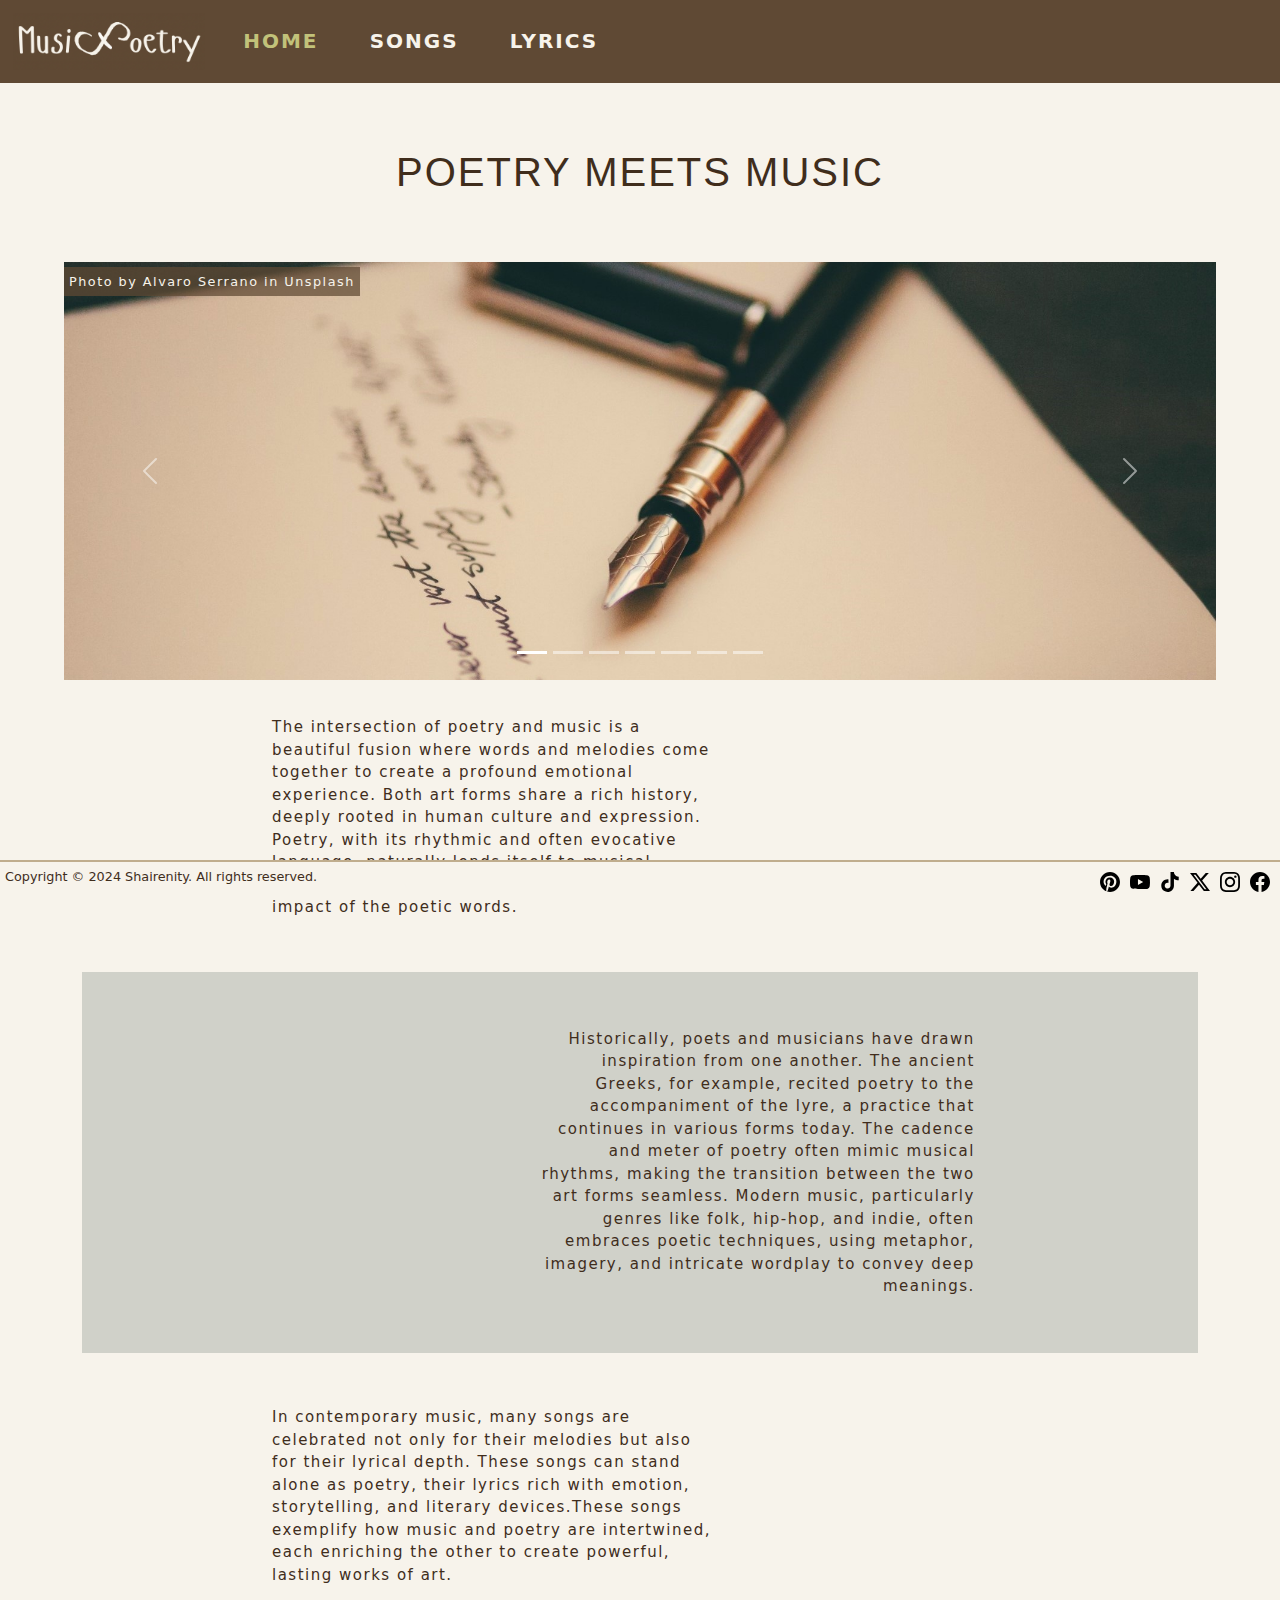
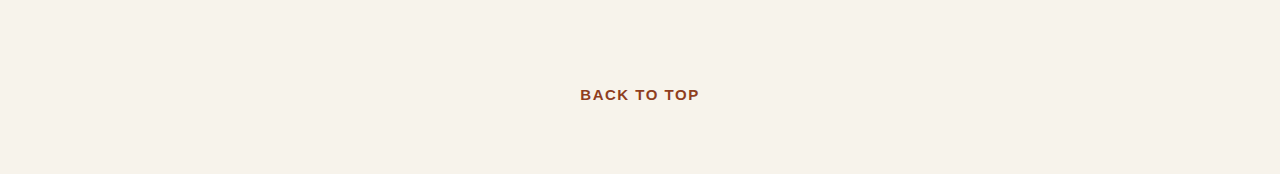
<file: index.html>
<!DOCTYPE html>
<html lang="en">

<head>
    <meta charset="UTF-8">
    <meta name="viewport" content="width=device-width, initial-scale=1.0">
    <link rel="stylesheet" href="style.css">
    <link href="https://cdn.jsdelivr.net/npm/bootstrap@5.3.3/dist/css/bootstrap.min.css" rel="stylesheet">
    <link rel="icon" type="image/x-icon" href="/images/favicon.png?">
    <script src="https://cdn.jsdelivr.net/npm/bootstrap@5.3.3/dist/js/bootstrap.bundle.min.js"></script>
    <title>MUSIC X POETRY Main</title>
</head>

<body>
    
    <header>
        <div class="topnav" id="myTopnav">
            <img src="images/musicpoetry.png" alt="website logo" class="weblogo">
            <a href="index.html" class="active">HOME</a>
            <a href="songs.html">SONGS</a>
            <a href="lines.html">LYRICS</a>
            <a href="javascript:void(0);" class="icon" onclick="myFunction()">
                <img src="images/navbar.svg" alt="navigation"></a>
        </div>
    </header>

    <main>

        <h1>
            POETRY MEETS MUSIC
        </h1>
        <br>

        <!-- Carousel -->
        <br>
        <div id="demo" class="carousel slide" data-bs-ride="carousel">

            <div class="carousel-indicators">
                <button type="button" data-bs-target="#demo" data-bs-slide-to="0" aria-label="First image"
                    class="active"></button>
                <button type="button" data-bs-target="#demo" data-bs-slide-to="1" aria-label="Second image"></button>
                <button type="button" data-bs-target="#demo" data-bs-slide-to="2" aria-label="Third image"></button>
                <button type="button" data-bs-target="#demo" data-bs-slide-to="3" aria-label="Fourth image"></button>
                <button type="button" data-bs-target="#demo" data-bs-slide-to="4" aria-label="Fifth image"></button>
                <button type="button" data-bs-target="#demo" data-bs-slide-to="5" aria-label="Sixth image"></button>
                <button type="button" data-bs-target="#demo" data-bs-slide-to="6" aria-label="Seventh image"></button>
            </div>

            <!-- The slideshow/carousel -->

            <div class="carousel-inner">

                <div class="carousel-item active">
                    <img class="d-block" src="images/alvaro-serrano.jpg" alt="random writings">
                    <div class="text">Photo by Alvaro Serrano in Unsplash</div>
                </div>

                <div class="carousel-item">
                    <img class="d-block" src="images/cristina-gottardi.jpg" alt="playing the piano">
                    <div class="text">Photo by Cristina Gottardi in Unsplash</div>
                </div>

                <div class="carousel-item">
                    <img class="d-block" src="images/freestocks.jpg" alt="morning with book and coffee">
                    <div class="text">Photo by Freestocks in Unsplash</div>
                </div>

                <div class="carousel-item">
                    <img class="d-block" src="images/priscilla-du-preez.jpg" alt="playing the guitar">
                    <div class="text">Photo by Priscilla du Preez in Unsplash</div>
                </div>

                <div class="carousel-item">
                    <img class="d-block" src="images/thought-catalog.jpg" alt="books and coffee">
                    <div class="text">Photo by Thought Catalog in Unsplash</div>
                </div>

                <div class="carousel-item">
                    <img class="d-block" src="images/priscilla-du-preez1.jpg" alt="playing the flute">
                    <div class="text">Photo by Priscilla du Preez in Unsplash</div>
                </div>

                <div class="carousel-item">
                    <img class="d-block" src="images/sarah-mae.jpg" alt="poem on scratch">
                    <div class="text">Photo by Sarah Mae in Unsplash</div>
                </div>
            </div>

            <!-- Left and right controls/icons -->

            <button class="carousel-control-prev" type="button" data-bs-target="#demo" data-bs-slide="prev"
                aria-label="previous image">
                <span class="carousel-control-prev-icon"></span>
            </button>
            <button class="carousel-control-next" type="button" data-bs-target="#demo" data-bs-slide="next"
                aria-label="next image">
                <span class="carousel-control-next-icon"></span>
            </button>
        </div>

        <div class="container">

            <div class="row justify-content-center">

                <div class="main-text col-md-8">
                    <p>
                        The intersection of poetry and music is a beautiful fusion where words and melodies come
                        together to create a profound emotional experience. Both art forms share a rich history, deeply
                        rooted in human culture and expression. Poetry, with its rhythmic and often evocative language,
                        naturally lends itself to musical adaptation, while music amplifies the emotional impact of the
                        poetic words.
                    </p>
                </div>

                <div class="main-text1 ol-md-12">
                    <p>
                        Historically, poets and musicians have drawn inspiration from one another. The ancient Greeks,
                        for example, recited poetry to the accompaniment of the lyre, a practice that continues in
                        various forms today. The cadence and meter of poetry often mimic musical rhythms, making the
                        transition between the two art forms seamless. Modern music, particularly genres like folk,
                        hip-hop, and indie, often embraces poetic techniques, using metaphor, imagery, and intricate
                        wordplay to convey deep meanings.
                    </p>
                </div>

                <div class="main-text col-md-8">
                    <p>
                        In contemporary music, many songs are celebrated not only for their melodies but also for their
                        lyrical depth. These songs can stand alone as poetry, their lyrics rich with emotion,
                        storytelling, and literary devices.These songs exemplify how music and poetry are intertwined,
                        each enriching the other to create powerful, lasting works of art.
                        <br>
                        <br>
                        <br>
                    </p>
                </div>

            </div>

        </div>

        <a href="#myTopnav" class="skip-link">BACK TO TOP</a>
        <br>
        <br>
        <br>
        <br>

    </main>

    <footer>
        <div class="foot"> Copyright © 2024 Shairenity. All rights reserved.
            <a class="socials" href="https://web.facebook.com/login/?_rdc=1&_rdr" target="_blank"><img
                    src="images/facebook.svg" alt="fb site"></a>
            <a class="socials" href="https://www.instagram.com/accounts/login/?hl=en" target="_blank"><img
                    src="images/instagram.svg" alt="instagram site"></a>
            <a class="socials" href="https://x.com/" target="_blank"><img src="images/x-alt.svg" alt="x or twitter"></a>
            <a class="socials" href="https://www.tiktok.com/login" target="_blank"><img src="images/tik-tok.svg"
                    alt="tiktok"></a>
            <a class="socials" href="https://www.youtube.com/" target="_blank"><img src="images/youtube.svg"
                    alt="youtube site"></a>
            <a class="socials" href="https://www.pinterest.com/login/" target="_blank"><img src="images/pinterest.svg"
                    alt="pinterest site"></a>
        </div>
    </footer>

    <script src="script.js"></script>

</body>

</html>
</file>
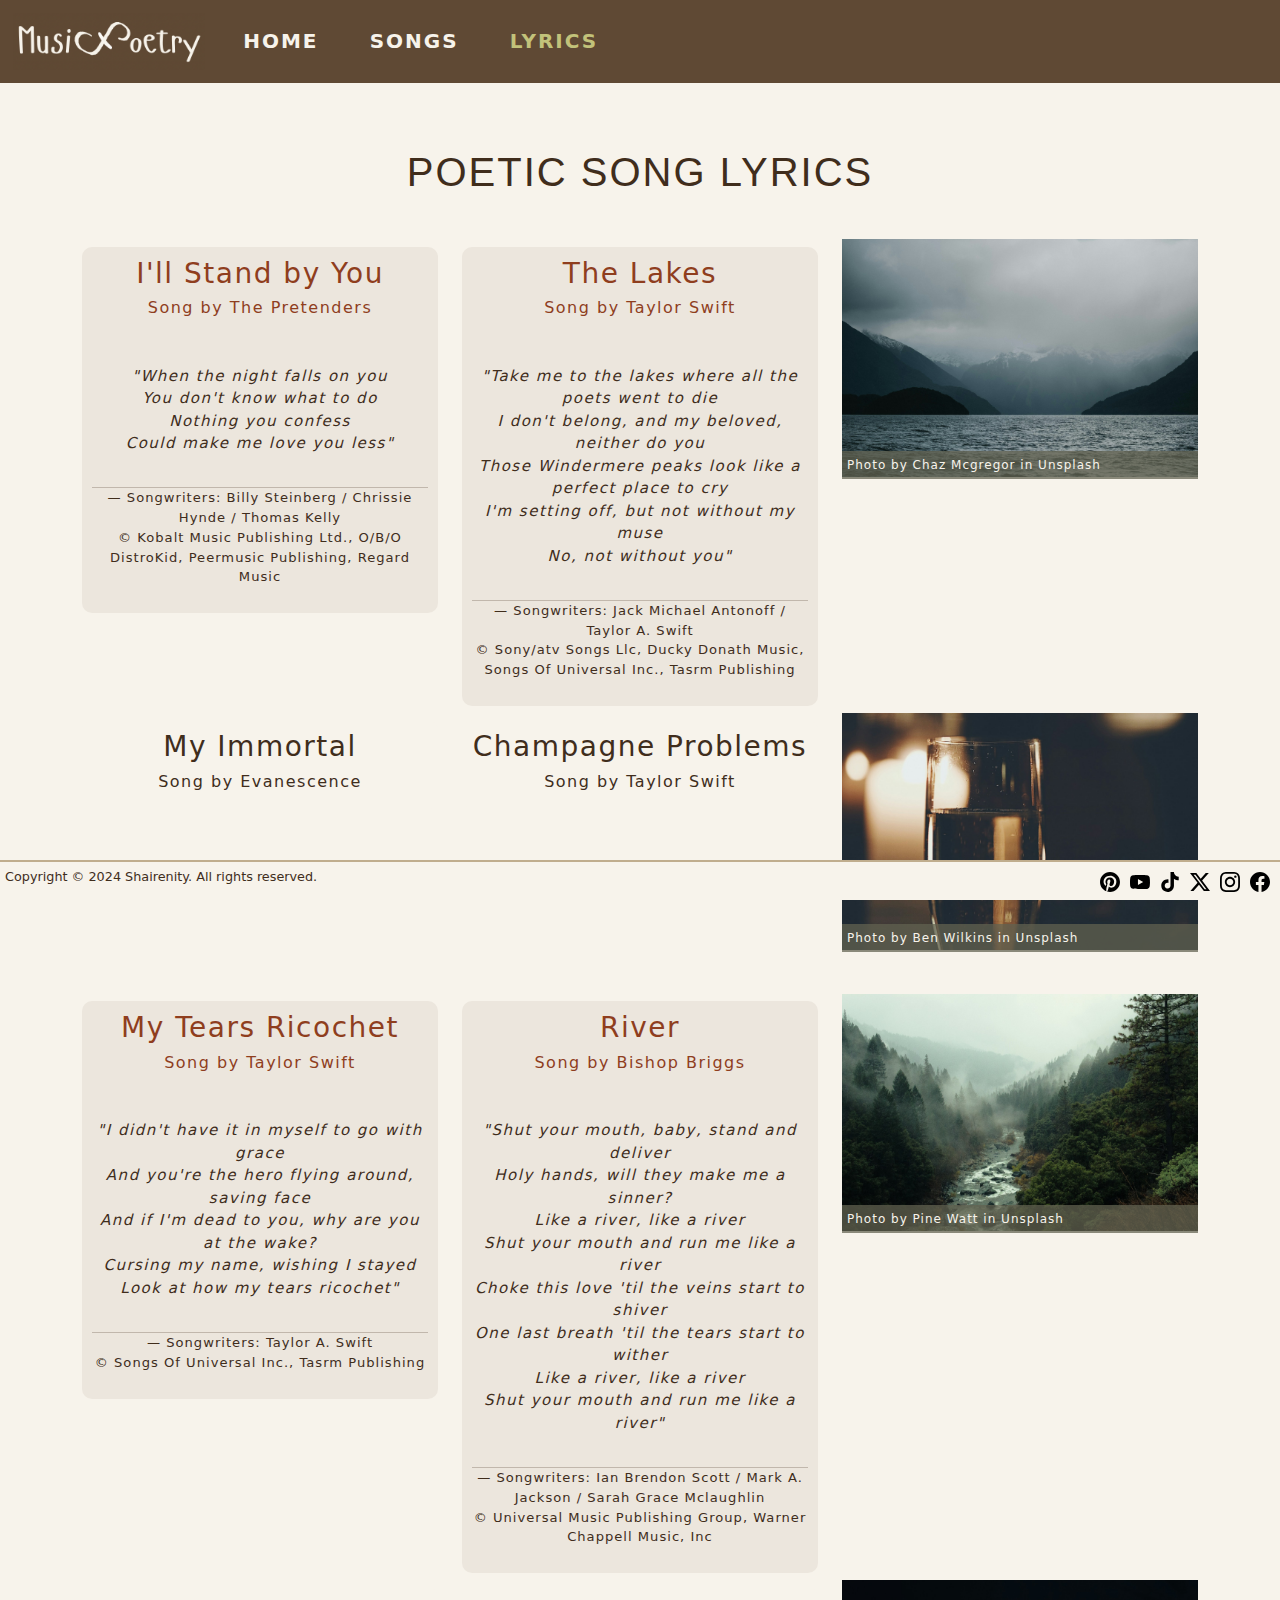
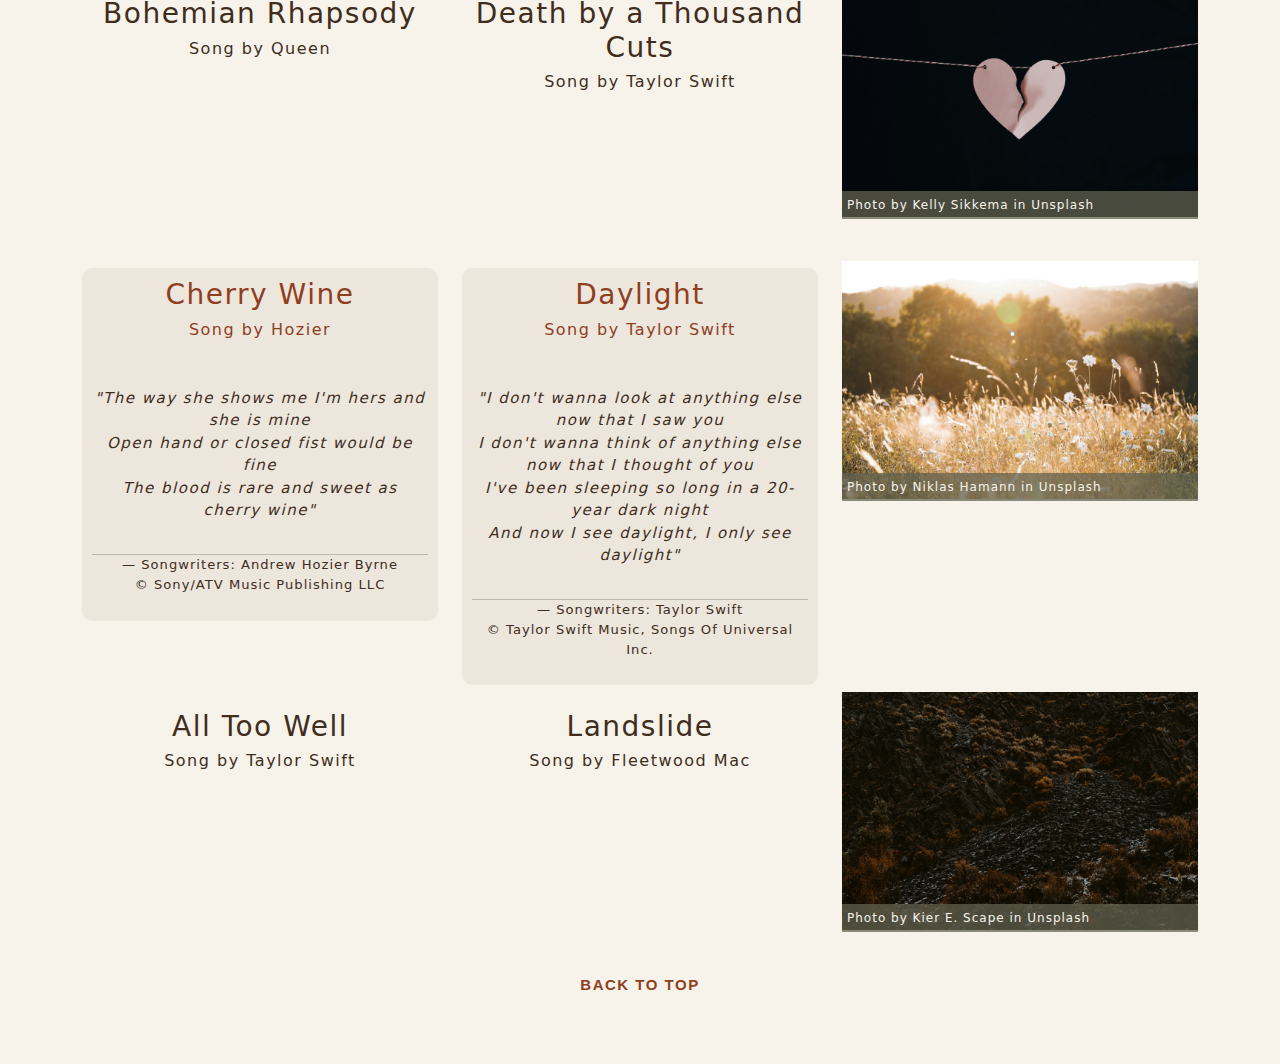
<file: lines.html>
<!DOCTYPE html>
<html lang="en">

<head>
    <meta charset="UTF-8">
    <meta name="viewport" content="width=device-width, initial-scale=1.0">
    <link rel="stylesheet" href="style.css">
    <link href="https://cdn.jsdelivr.net/npm/bootstrap@5.3.3/dist/css/bootstrap.min.css" rel="stylesheet">
    <link rel="icon" type="image/x-icon" href="/images/favicon.png?">
    <script src="https://cdn.jsdelivr.net/npm/bootstrap@5.3.3/dist/js/bootstrap.bundle.min.js"></script>
    <title>MUSIC X POETRY lyrics</title>
</head>

<body>

    <header>
        <div class="topnav" id="myTopnav">
            <img src="images/musicpoetry.png" alt="website logo" class="weblogo">
            <a href="index.html">HOME</a>
            <a href="songs.html">SONGS</a>
            <a href="lines.html" class="active">LYRICS</a>
            <a href="javascript:void(0);" class="icon" onclick="myFunction()">
                <img src="images/navbar.svg" alt="navigation bar"></a>
        </div>
    </header>

    <main>
        
        <h1>POETIC SONG LYRICS</h1>
        <br>

        <div class="container lines-container">
            <div class="row justify-content-center">
                <div class="lyric-part col-md-6 col-lg-4">
                    <details class="details">
                        <summary>
                            <h3>I'll Stand by You</h3>
                            <h6>Song by The Pretenders</h6>
                        </summary><br>
                        <p class="poem"><i>
                                "When the night falls on you<br>
                                You don't know what to do<br>
                                Nothing you confess<br>
                                Could make me love you less"</i><br>
                        </p>
                        <hr>
                        <p class="credits blockquote-footer">Songwriters: Billy Steinberg / Chrissie Hynde / Thomas
                            Kelly<br>
                            © Kobalt Music Publishing Ltd., O/B/O DistroKid, Peermusic Publishing, Regard Music</p>
                    </details>
                </div>


                <div class="lyric-part col-md-6 col-lg-4">
                    <details class="details">
                        <summary>
                            <h3>The Lakes</h3>
                            <h6>Song by Taylor Swift</h6>
                        </summary><br>
                        <p class="poem">
                            <i>"Take me to the lakes where all the poets went to die<br>
                                I don't belong, and my beloved, neither do you<br>
                                Those Windermere peaks look like a perfect place to cry<br>
                                I'm setting off, but not without my muse<br>
                                No, not without you"</i><br>
                        </p>
                        <hr>
                        <p class="credits blockquote-footer">Songwriters: Jack Michael Antonoff / Taylor A. Swift<br>
                            © Sony/atv Songs Llc, Ducky Donath Music, Songs Of Universal Inc., Tasrm Publishing</p>
                    </details>
                </div>


                <div class="lyric-img col-lg-4"><img src="images/chaz-mcgregor.jpg" alt="lake">
                    <p class="img-credits">Photo by Chaz Mcgregor in Unsplash</p>
                </div>


                <div class="lyric-part col-md-6 col-lg-4">
                    <details class="subdetails">
                        <summary>
                            <h3>My Immortal</h3>
                            <h6>Song by Evanescence</h6>
                        </summary><br>
                        <p class="poem"><i>
                                "You used to captivate me by your resonating light<br>
                                Now, I'm bound by the life you left behind<br>
                                Your face it haunts my once pleasant dreams<br>
                                Your voice it chased away all the sanity in me"</i><br>
                        </p>
                        <hr>
                        <p class="subcredits blockquote-footer">Songwriters: Amy Lee / Ben Moody / David Hodges<br>
                            © Reservoir Media Management, Inc</p>
                    </details>
                </div>


                <div class="lyric-part col-md-6 col-lg-4">
                    <details class="subdetails">
                        <summary>
                            <h3>Champagne Problems</h3>
                            <h6>Song by Taylor Swift</h6>
                        </summary><br>
                        <p class="poem"><i>
                                "One for the money, two for the show<br>
                                I never was ready, so I watch you go<br>
                                Sometimes you just don't know the answer<br>
                                'Til someone's on their knees and asks you"</i><br>
                        </p>
                        <hr>
                        <p class="subcredits blockquote-footer">Songwriters: Taylor A. Swift / William Bowery<br>
                            © Songs Of Universal Inc., Tasrm Publishing, William Bowery Music Publishing</p>
                    </details>
                </div>


                <div class="lyric-img col-lg-4"><img src="images/ben-wilkins.jpg" alt="champagne">
                    <p class="img-credits">Photo by Ben Wilkins in Unsplash</p>
                </div>


                <div class="lyric-part col-md-6 col-lg-4">
                    <details class="details">
                        <summary>
                            <h3>My Tears Ricochet</h3>
                            <h6>Song by Taylor Swift</h6>
                        </summary><br>
                        <p class="poem"><i>
                                "I didn't have it in myself to go with grace<br>
                                And you're the hero flying around, saving face<br>
                                And if I'm dead to you, why are you at the wake?<br>
                                Cursing my name, wishing I stayed<br>
                                Look at how my tears ricochet"</i>
                        </p>
                        <hr>
                        <p class="credits blockquote-footer">Songwriters: Taylor A. Swift<br>
                            © Songs Of Universal Inc., Tasrm Publishing</p>
                    </details>
                </div>


                <div class="lyric-part col-md-6 col-lg-4">
                    <details class="details">
                        <summary>
                            <h3>River</h3>
                            <h6>Song by Bishop Briggs</h6>
                        </summary><br>
                        <p class="poem"><i>
                                "Shut your mouth, baby, stand and deliver<br>
                                Holy hands, will they make me a sinner?<br>
                                Like a river, like a river<br>
                                Shut your mouth and run me like a river<br>
                                Choke this love 'til the veins start to shiver<br>
                                One last breath 'til the tears start to wither<br>
                                Like a river, like a river<br>
                                Shut your mouth and run me like a river"</i><br>
                        </p>
                        <hr>
                        <p class="credits blockquote-footer">Songwriters: Ian Brendon Scott / Mark A. Jackson / Sarah
                            Grace Mclaughlin<br>© Universal Music Publishing Group, Warner Chappell Music, Inc</p>
                    </details>
                </div>


                <div class="lyric-img col-lg-4"><img src="images/pine-watt.jpg" alt="river">
                    <p class="img-credits">Photo by Pine Watt in Unsplash</p>
                </div>


                <div class="lyric-part col-md-6 col-lg-4">
                    <details class="subdetails">
                        <summary>
                            <h3>Bohemian Rhapsody</h3>
                            <h6>Song by Queen</h6>
                        </summary><br>
                        <p class="poem"><i>
                                "Is this the real life? Is this just fantasy?<br>
                                Caught in a landslide, no escape from reality<br>
                                Open your eyes, look up to the skies and see<br>
                                I'm just a poor boy, I need no sympathy<br>
                                Because I'm easy come, easy go, little high, little <br>
                                Any way the wind blows doesn't really matter to me, to me"</i><br>
                        </p>
                        <hr>
                        <p class="subcredits blockquote-footer">Songwriters: Freddie Mercury<br>
                            © Queen Music Ltd</p>
                    </details>
                </div>


                <div class="lyric-part col-md-6 col-lg-4">
                    <details class="subdetails">
                        <summary>
                            <h3>Death by a Thousand Cuts</h3>
                            <h6>Song by Taylor Swift</h6>
                        </summary><br>
                        <p class="poem"><i>
                                "You said it was a great love<br>
                                One for the ages<br>
                                But if the story's over<br>
                                Why am I still writing pages?""</i><br>
                        </p>
                        <hr>
                        <p class="subcredits blockquote-footer">Songwriters: Taylor Swift / Jack Michael Antonoff<br>
                            © Sony/atv Songs Llc, Taylor Swift Music, Ducky Donath Music, Songs Of Universal Inc.</p>
                    </details>
                </div>


                <div class="lyric-img col-lg-4"><img src="images/kelly-sikkema.jpg" alt="broken paper heart">
                    <p class="img-credits">Photo by Kelly Sikkema in Unsplash</p>
                </div>


                <div class="lyric-part col-md-6 col-lg-4">
                    <details class="details">
                        <summary>
                            <h3>Cherry Wine</h3>
                            <h6>Song by Hozier</h6>
                        </summary><br>
                        <p class="poem"><i>
                                "The way she shows me I'm hers and she is mine<br>
                                Open hand or closed fist would be fine<br>
                                The blood is rare and sweet as cherry wine"</i><br>
                        </p>
                        <hr>
                        <p class="credits blockquote-footer">Songwriters: Andrew Hozier Byrne<br>
                            © Sony/ATV Music Publishing LLC</p>
                    </details>
                </div>


                <div class="lyric-part col-md-6 col-lg-4">
                    <details class="details">
                        <summary>
                            <h3>Daylight</h3>
                            <h6>Song by Taylor Swift</h6>
                        </summary><br>
                        <p class="poem"><i>
                                "I don't wanna look at anything else now that I saw you<br>
                                I don't wanna think of anything else now that I thought of you<br>
                                I've been sleeping so long in a 20-year dark night<br>
                                And now I see daylight, I only see daylight"</i><br>
                        </p>
                        <hr>
                        <p class="credits blockquote-footer">Songwriters: Taylor Swift<br>
                            © Taylor Swift Music, Songs Of Universal Inc.</p>
                    </details>
                </div>


                <div class="lyric-img col-lg-4"><img src="images/niklas-hamann.jpg" alt="daylight">
                    <p class="img-credits">Photo by Niklas Hamann in Unsplash</p>
                </div>


                <div class="lyric-part col-md-6 col-lg-4">
                    <details class="subdetails">
                        <summary>
                            <h3>All Too Well</h3>
                            <h6>Song by Taylor Swift</h6>
                        </summary><br>
                        <p class="poem"><i>
                                "And I know it's long gone and there was nothing else I could do<br>
                                And I forget about you long enough to forget why I needed to"<br><br>

                                "Time won't fly, it's like I'm paralyzed by it<br>
                                I'd like to be my old self again<br>
                                But I'm still trying to find it"</i><br>
                        </p>
                        <hr>
                        <p class="subcredits blockquote-footer">Songwriters: Taylor Swift / Liz Rose<br>
                            © Warner-tamerlane Publishing Corp., Sony/atv Tree Publishing, Taylor Swift Music, Liz Rose
                            Music</p>
                    </details>
                </div>


                <div class="lyric-part col-md-6 col-lg-4">
                    <details class="subdetails">
                        <summary>
                            <h3>Landslide</h3>
                            <h6>Song by Fleetwood Mac</h6>
                        </summary><br>
                        <p class="poem"><i>
                                "Oh, mirror in the sky, what is love?<br>
                                Can the child within my heart rise above?<br>
                                Can I sail through the changin' ocean tides?<br>
                                Can I handle the seasons of my life?"</i><br>
                        </p>
                        <hr>
                        <p class="subcredits blockquote-footer">Songwriters: Stephanie Nicks<br>
                            © Kobalt Music Publishing Ltd.</p>
                    </details>
                </div>


                <div class="lyric-img col-lg-4"><img src="images/kier-e-scape.jpg" alt="landslide">
                    <p class="img-credits">Photo by Kier E. Scape in Unsplash</p>
                </div>


            </div>
        </div>


        <a href="#myTopnav" class="skip-link">BACK TO TOP</a>
        <br>
        <br>
        <br>
        <br>

    </main>

    <footer>

        <div class="foot"> Copyright © 2024 Shairenity. All rights reserved.
            <a class="socials" href="https://web.facebook.com/login/?_rdc=1&_rdr" target="_blank"><img
                    src="images/facebook.svg" alt="fb site"></a>
            <a class="socials" href="https://www.instagram.com/accounts/login/?hl=en" target="_blank"><img
                    src="images/instagram.svg" alt="instagram site"></a>
            <a class="socials" href="https://x.com/" target="_blank"><img src="images/x-alt.svg" alt="x or twitter"></a>
            <a class="socials" href="https://www.tiktok.com/login" target="_blank"><img src="images/tik-tok.svg"
                    alt="tiktok"></a>
            <a class="socials" href="https://www.youtube.com/" target="_blank"><img src="images/youtube.svg"
                    alt="youtube site"></a>
            <a class="socials" href="https://www.pinterest.com/login/" target="_blank"><img src="images/pinterest.svg"
                    alt="pinterest site"></a>
        </div>

    </footer>

    <script src="script.js"></script>
    
</body>

</html>
</file>
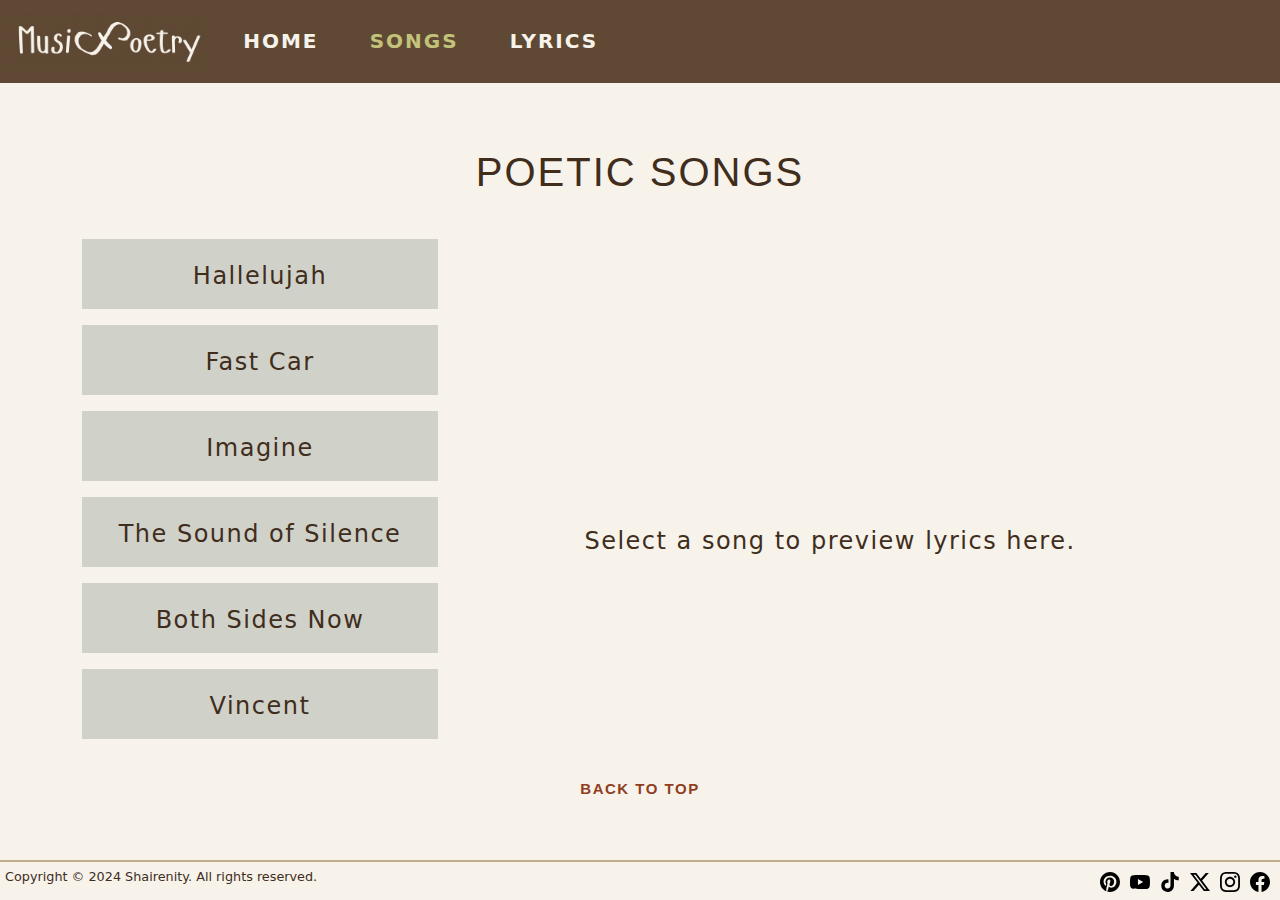
<file: songs.html>
<!DOCTYPE html>
<html lang="en">

<head>
    <meta charset="UTF-8">
    <meta name="viewport" content="width=device-width, initial-scale=1.0">
    <link rel="stylesheet" href="style.css">
    <link href="https://cdn.jsdelivr.net/npm/bootstrap@5.3.3/dist/css/bootstrap.min.css" rel="stylesheet">
    <link rel="icon" type="image/x-icon" href="/images/favicon.png?">
    <script src="https://cdn.jsdelivr.net/npm/bootstrap@5.3.3/dist/js/bootstrap.bundle.min.js"></script>
    <title>MUSIC X POETRY Songs</title>
</head>

<body>

    <header>
        <div class="topnav" id="myTopnav">
            <img src="images/musicpoetry.png" alt="website logo" class="weblogo">
            <a href="index.html">HOME</a>
            <a href="songs.html" class="active">SONGS</a>
            <a href="lines.html">LYRICS</a>
            <a href="javascript:void(0);" class="icon" onclick="myFunction()">
                <img src="images/navbar.svg" alt="navigation bar"></a>
        </div>
    </header>

    <main>
        <h1>POETIC SONGS<br></h1>
        <br>

        <div class="container songs-cont">
            <div class="row songs-row justify-content-center">
                <div class="col-md-5 col-lg-4 colSong">

                    <blockquote class="child" onclick="chosenOne(this)" onfocus="chosenOne(this)">
                        <br>
                        <h4>Hallelujah</h4>
                        <h6>Song by Leonard Cohen<br><br></h6>
                        <iframe src="https://www.youtube.com/embed/ttEMYvpoR-k?si=uQcgqsuM_zFmCKEv"
                            title="YouTube video player"
                            allow="accelerometer; autoplay; clipboard-write; encrypted-media; gyroscope; picture-in-picture; web-share"
                            referrerpolicy="strict-origin-when-cross-origin" allowfullscreen></iframe>
                        <br>
                        <p class="songs lyrics1">
                            Now, I've heard there was a secret chord<br>
                            That David played, and it pleased the Lord<br>
                            But you don't really care for music, do ya?<br>
                            It goes like this, the fourth, the fifth<br>
                            The minor fall, the major lift<br>
                            The baffled king composing Hallelujah<br><br>

                            Hallelujah Hallelujah<br>
                            Hallelujah Hallelujah<br><br>

                            Your faith was strong but you needed proof<br>
                            You saw her bathing on the roof<br>
                            Her beauty and the moonlight overthrew ya<br>
                            She tied you to a kitchen chair<br>
                            She broke your throne, and she cut your hair<br>
                            And from your lips she drew the Hallelujah<br><br>

                            Hallelujah Hallelujah<br>
                            Hallelujah Hallelujah<br><br>

                            You say I took the name in vain<br>
                            I don't even know the name<br>
                            But if I did, well really, what's it to ya?<br>
                            There's a blaze of light in every word<br>
                            It doesn't matter which you heard<br>
                            The holy or the broken Hallelujah<br><br>

                            Hallelujah Hallelujah<br>
                            Hallelujah Hallelujah<br><br>

                            I did my best, it wasn't much<br>
                            I couldn't feel, so I tried to touch<br>
                            I've told the truth, I didn't come to fool ya<br>
                            And even though it all went wrong<br>
                            I'll stand before the Lord of Song<br>
                            With nothing on my tongue but Hallelujah<br><br>
                            Hallelujah Hallelujah<br>
                            Hallelujah Hallelujah<br>
                            Hallelujah Hallelujah<br>
                            Hallelujah Hallelujah<br>
                            Hallelujah Hallelujah<br>
                            Hallelujah Hallelujah<br>
                            Hallelujah Hallelujah<br>
                            Hallelujah Hallelujah<br>
                            Hallelujah Hallelujah<br><br>
                        </p>
                        <p class="song-foot blockquote-footer">Songwriters: Leonard Cohen<br>© Sony/ATV Music Publishing
                            LLC
                        </p>
                        <br><br>
                    </blockquote>


                    <blockquote class="child" onclick="chosenOne(this)" onfocus="chosenOne(this)">
                        <br>
                        <h4>Fast Car</h4>
                        <h6>Song by Luke Combs<br><br></h6>
                        <iframe src="https://www.youtube.com/embed/Fr7oYjnt3bM?si=9u4Q9A7eBGMBc3cl"
                            title="YouTube video player"
                            allow="accelerometer; autoplay; clipboard-write; encrypted-media; gyroscope; picture-in-picture; web-share"
                            referrerpolicy="strict-origin-when-cross-origin" allowfullscreen></iframe>
                        <br>
                        <p class="songs lyrics2">
                            You got a fast car<br>
                            And I want a ticket to anywhere<br>
                            Maybe we make a deal<br>
                            Maybe together we can get somewhere<br><br>

                            Any place is better<br>
                            Starting from zero, got nothing to lose<br>
                            Maybe we'll make something<br>
                            Me, myself, I got nothing to prove<br><br>

                            You got a fast car<br>
                            I got a plan to get us out of here<br>
                            I've been working at the convenience store<br>
                            Managed to save just a little bit of money<br><br>

                            Won't have to drive too far<br>
                            Just across the border and into the city<br>
                            You and I can both get jobs<br>
                            Finally, see what it means to be living<br><br>

                            See, my old man's got a problem<br>
                            He live with the bottle, that's the way it is<br>
                            He says his body's too old for working<br>
                            His body's too young to look like his<br><br>

                            Mama went off and left him<br>
                            She wanted more from life than he could give<br>
                            I said, "Somebody's got to take care of him"<br>
                            So, I quit school and that's what I did<br><br>

                            You got a fast car<br>
                            Is it fast enough so we can fly away?<br>
                            Still gotta make a decision<br>
                            Leave tonight, or live and die this way<br><br>

                            So, I remember when we were driving, driving in your car<br>
                            Speed so fast, I felt like I was drunk<br>
                            City lights lay out before us<br>
                            And your arm felt nice wrapped around my shoulder<br>
                            And I, I, I had a feeling that I belonged<br>
                            I, I, I had a feeling I could be someone, be someone, be someone<br><br>

                            You got a fast car<br>
                            We go cruising, entertain ourselves<br>
                            You still ain't got a job<br>
                            So I work in a market as a checkout girl<br><br>

                            I know things will get better<br>
                            You'll find work and I'll get promoted<br>
                            We'll move out of the shelter<br>
                            Buy a bigger house, live in the suburbs<br><br>

                            So, I remember when we were driving, driving in your car<br>
                            Speed so fast, I felt like I was drunk<br>
                            City lights lay out before us<br>
                            And your arm felt nice wrapped around my shoulder<br>
                            And I, I, I had a feeling that I belonged<br>
                            I, I, I had a feeling I could be someone, be someone, be someone<br><br>

                            You got a fast car<br>
                            I got a job that pays all our bills<br>
                            You stay out drinking late at the bar<br>
                            See more of your friends than you do of your kids<br><br>

                            I'd always hoped for better<br>
                            Thought maybe together you and me would find it<br>
                            I got no plans, I ain't going nowhere<br>
                            Take your fast car and keep on driving<br><br>

                            So, I remember when we were driving, driving in your car<br>
                            Speed so fast, I felt like I was drunk<br>
                            City lights lay out before us<br>
                            And your arm felt nice wrapped around my shoulder<br>
                            And I, I, I had a feeling that I belonged<br>
                            I, I, I had a feeling I could be someone, be someone, be someone<br><br>

                            You got a fast car<br>
                            Is it fast enough, so you can fly away?<br>
                            You still gotta make a decision<br>
                            Leave tonight, or live and die this way<br><br>
                        </p>
                        <p class="song-foot blockquote-footer">Songwriters: Tracy Chapman<br>© Purple Rabbit Music</p>
                        <br><br>
                    </blockquote>


                    <blockquote class="child" onclick="chosenOne(this)" onfocus="chosenOne(this)">
                        <br>
                        <h4>Imagine</h4>
                        <h6>Song by John Lennon<br><br></h6>
                        <iframe src="https://www.youtube.com/embed/YkgkThdzX-8?si=9QyfW1CN09CwE3Fh"
                            title="YouTube video player"
                            allow="accelerometer; autoplay; clipboard-write; encrypted-media; gyroscope; picture-in-picture; web-share"
                            referrerpolicy="strict-origin-when-cross-origin" allowfullscreen></iframe>
                        <br>
                        <p class="songs lyrics3">
                            Imagine there's no heaven<br>
                            It's easy if you try<br>
                            No hell below us<br>
                            Above us, only sky<br><br>

                            Imagine all the people<br>
                            Livin' for today<br>
                            Ah<br><br>

                            Imagine there's no countries<br>
                            It isn't hard to do<br>
                            Nothing to kill or die for<br>
                            And no religion, too<br><br>

                            Imagine all the people<br>
                            Livin' life in peace<br>
                            You<br><br>

                            You may say I'm a dreamer<br>
                            But I'm not the only one<br>
                            I hope someday you'll join us<br>
                            And the world will be as one<br><br>

                            Imagine no possessions<br>
                            I wonder if you can<br>
                            No need for greed or hunger<br>
                            A brotherhood of man<br><br>

                            Imagine all the people<br>
                            Sharing all the world<br>
                            You<br><br>

                            You may say I'm a dreamer<br>
                            But I'm not the only one<br>
                            I hope someday you'll join us<br>
                            And the world will live as one<br><br>
                        </p>
                        <p class="song-foot blockquote-footer">Songwriters: John Winston Lennon<br>© Budde Music France,
                            CONSALAD
                            CO., Ltd, O/B/O DistroKid, Universal Music Publishing Group</p><br><br>
                    </blockquote>


                    <blockquote class="child" onclick="chosenOne(this)" onfocus="chosenOne(this)">
                        <br>
                        <h4>The Sound of Silence</h4>
                        <h6>Song by Disturbed<br><br></h6>
                        <iframe src="https://www.youtube.com/embed/u9Dg-g7t2l4?si=Wek2uQSD6v5A5qvF"
                            title="YouTube video player"
                            allow="accelerometer; autoplay; clipboard-write; encrypted-media; gyroscope; picture-in-picture; web-share"
                            referrerpolicy="strict-origin-when-cross-origin" allowfullscreen></iframe>
                        <br>
                        <p class="songs lyrics4">
                            Hello darkness, my old friend<br>
                            I've come to talk with you again<br>
                            Because a vision softly creeping<br>
                            Left its seeds while I was sleeping<br>
                            And the vision that was planted in my brain<br>
                            Still remains<br>
                            Within the sound of silence<br><br>

                            In restless dreams, I walked alone<br>
                            Narrow streets of cobblestone<br>
                            'Neath the halo of a street lamp<br>
                            I turned my collar to the cold and damp<br>
                            When my eyes were stabbed by the flash of a neon light<br>
                            That split the night<br>
                            And touched the sound of silence<br><br>

                            And in the naked light, I saw<br>
                            Ten thousand people, maybe more<br>
                            People talking without speaking<br>
                            People hearing without listening<br>
                            People writing songs that voices never shared<br>
                            And no one dared<br>
                            Disturb the sound of silence<br><br>

                            "Fools" said I, "You do not know<br>
                            Silence like a cancer grows<br>
                            Hear my words that I might teach you<br>
                            Take my arms that I might reach you"<br>
                            But my words, like silent raindrops fell<br>
                            And echoed in the wells of silence<br><br>

                            And the people bowed and prayed<br>
                            To the neon god they made<br>
                            And the sign flashed out its warning<br>
                            In the words that it was forming<br>
                            Then the sign said, "The words on the prophets are written on the subway walls<br>
                            In tenement halls"<br>
                            And whispered in the sound of silence<br><br>
                        </p>
                        <p class="song-foot blockquote-footer">Songwriters: Paul Simon<br>© Paul Simon Music, Sony/atv
                            Songs
                            Llc,
                            Crc Jianian Publishing</p><br><br>
                    </blockquote>


                    <blockquote class="child" onclick="chosenOne(this)" onfocus="chosenOne(this)">
                        <br>
                        <h4>Both Sides Now</h4>
                        <h6>Song by Joni Mitchell<br><br></h6>
                        <iframe src="https://www.youtube.com/embed/Pbn6a0AFfnM?si=Y4HOYrnWwPrEENkE"
                            title="YouTube video player"
                            allow="accelerometer; autoplay; clipboard-write; encrypted-media; gyroscope; picture-in-picture; web-share"
                            referrerpolicy="strict-origin-when-cross-origin" allowfullscreen></iframe>
                        <br>
                        <p class="songs lyrics5">
                            Rows and floes of angel hair<br>
                            And ice cream castles in the air<br>
                            And feather canyons everywhere<br>
                            Looked at clouds that way<br><br>

                            But now they only block the sun<br>
                            They rain and they snow on everyone<br>
                            So many things I would have done<br>
                            But clouds got in my way<br><br>

                            I've looked at clouds from both sides now<br>
                            From up and down and still somehow<br>
                            It's cloud illusions I recall<br>
                            I really don't know clouds at all<br><br>

                            Moons and Junes and Ferris wheels<br>
                            The dizzy dancing way that you feel<br>
                            As every fairy tale comes real<br>
                            I've looked at love that way<br><br>

                            But now it's just another show<br>
                            And you leave 'em laughing when you go<br>
                            And if you care, don't let them know<br>
                            Don't give yourself away<br><br>

                            I've looked at love from both sides now<br>
                            From give and take and still somehow<br>
                            It's love's illusions that I recall<br>
                            I really don't know love<br>
                            I really don't know love at all<br><br>

                            Tears and fears and feeling proud<br>
                            To say, "I love you, " right out loud<br>
                            Dreams and schemes and circus crowds<br>
                            I've looked at life that way<br><br>

                            Oh, but now old friends, they're acting strange<br>
                            And they shake their heads and they tell me that I've changed<br>
                            Well, something's lost, but something's gained<br>
                            In living every day<br><br>

                            I've looked at life from both sides now<br>
                            From win and lose and still somehow<br>
                            It's life's illusions I recall<br>
                            I really don't know life at all<br><br>

                            It's life's illusions that I recall<br>
                            I really don't know life<br>
                            I really don't know life at all<br><br>
                        </p>
                        <p class="song-foot blockquote-footer">Songwriters: Joni Mitchell<br>© Reservoir Media
                            Management, Inc
                        </p>
                        <br><br>
                    </blockquote>


                    <blockquote class="child" onclick="chosenOne(this)" onfocus="chosenOne(this)">
                        <br>
                        <h4>Vincent</h4>
                        <h6>Song by Don McLean<br><br></h6>
                        <iframe src="https://www.youtube.com/embed/ciLNMesqPh0?si=tBmUYVOOuYk64Y1I"
                            title="YouTube video player"
                            allow="accelerometer; autoplay; clipboard-write; encrypted-media; gyroscope; picture-in-picture; web-share"
                            referrerpolicy="strict-origin-when-cross-origin" allowfullscreen></iframe>
                        <br>
                        <p class="songs lyrics6">
                            Starry, starry night<br>
                            Paint your palette blue and gray<br>
                            Look out on a summer's day<br>
                            With eyes that know the darkness in my soul<br><br>

                            Shadows on the hills<br>
                            Sketch the trees and the daffodils<br>
                            Catch the breeze and the winter chills<br>
                            In colors on the snowy, linen land<br><br>

                            Now, I understand what you tried to say to me<br>
                            And how you suffered for your sanity<br>
                            And how you tried to set them free<br>
                            They would not listen, they did not know how<br>
                            Perhaps they'll listen now<br><br>

                            Starry, starry night<br>
                            Flaming flowers that brightly blaze<br>
                            Swirling clouds in violet haze<br>
                            Reflect in Vincent's eyes of china blue<br><br>

                            Colors changing hue<br>
                            Morning fields of amber grain<br>
                            Weathered faces lined in pain<br>
                            Are soothed beneath the artist's loving hand<br><br>

                            Now, I understand, what you tried to say to me<br>
                            How you suffered for your sanity<br>
                            How you tried to set them free<br>
                            They would not listen, they did not know how<br>
                            Perhaps they'll listen now<br><br>

                            For they could not love you<br>
                            But still your love was true<br>
                            And when no hope was left inside<br>
                            On that starry, starry night<br><br>

                            You took your life as lovers often do<br>
                            But I could have told you, Vincent<br>
                            This world was never meant for one<br>
                            As beautiful as you<br><br>

                            Starry, starry night<br>
                            Portraits hung in empty halls<br>
                            Frameless heads on nameless walls<br>
                            With eyes that watch the world and can't forget<br><br>

                            Like the strangers that you've met<br>
                            The ragged men in ragged clothes<br>
                            The silver thorn of bloody rose<br>
                            Lie crushed and broken on the virgin snow<br><br>

                            Now, I think I know what you tried to say to me<br>
                            How you suffered for your sanity<br>
                            How you tried to set them free<br>
                            They would not listen, they're not listening still<br>
                            Perhaps they never will<br><br>
                        </p>
                        <p class="song-foot blockquote-footer">Songwriters: Don Mclean<br>© Songs Of Universal Inc.,
                            Benny
                            Bird
                            Co. Inc.</p><br><br>
                    </blockquote>

                </div>


                <div id="preview" class="col-md-6 col-lg-8" onclick="revert(this)">
                    <h4><br><br><br><br><br><br><br><br><br><br>
                        Select a song to preview lyrics here.
                        <br><br><br><br><br><br>
                    </h4>
                </div>


            </div>
        </div>


        <br>
        <a href="#myTopnav" class="skip-link">BACK TO TOP</a>
        <br>
        <br>
        <br>
        <br>


    </main>

    <footer>

        <div class="foot"> Copyright © 2024 Shairenity. All rights reserved.
            <a class="socials" href="https://web.facebook.com/login/?_rdc=1&_rdr" target="_blank"><img
                    src="images/facebook.svg" alt="fb site"></a>
            <a class="socials" href="https://www.instagram.com/accounts/login/?hl=en" target="_blank"><img
                    src="images/instagram.svg" alt="instagram site"></a>
            <a class="socials" href="https://x.com/" target="_blank"><img src="images/x-alt.svg" alt="x or twitter"></a>
            <a class="socials" href="https://www.tiktok.com/login" target="_blank"><img src="images/tik-tok.svg"
                    alt="tiktok"></a>
            <a class="socials" href="https://www.youtube.com/" target="_blank"><img src="images/youtube.svg"
                    alt="youtube site"></a>
            <a class="socials" href="https://www.pinterest.com/login/" target="_blank"><img src="images/pinterest.svg"
                    alt="pinterest site"></a>
        </div>

    </footer>


    <script src="script.js"></script>


</body>

</html>
</file>
<file: style.css>
html {
    scroll-behavior: smooth;
}

body {
  background-color: #f7f3eb;
}

main{
    background-color: #f7f3eb;
    color: #402d1c;
    font-size: 15px;
    align-content: center;
    text-align: center;
    letter-spacing: 1.5px;
}

h1{
    padding: 5% 0 1%;
    margin: 2% 0;
    font-family:'Segoe UI', Tahoma, Geneva, Verdana, sans-serif;
    font-weight: bold;
    letter-spacing: 2px;
  
}

h3{
    text-transform: lowerrcase;
    font-family: system-ui, -apple-system,  'Segoe UI', 'Open Sans', 'Helvetica Neue', 
}

h6{
    font-weight: lighter;
}

body {
    margin: 0;
    font-family: Arial, Helvetica, sans-serif;
  }

            /* styles applied on navigation header */
.topnav {
    overflow: hidden;
    background-color: #5f4934;
    border-bottom: 1px solid #f7f3eb;
  }

.weblogo {
    float: left;
    display: block;
    width: 17vw;
    padding: 1%;
    min-width: 160px;
  }
  
.topnav a {
    float: left;
    display: block;
    color: #f7f3eb;
    text-align: left;
    padding: 2%;
    text-decoration: none;
    font-size: 1.25rem;
    letter-spacing: 2px;
    font-weight: bold;
  }
  
.topnav a:hover,
.topnav a.active  {
    color: #c2c27a;
  }
  
.topnav a.icon {
    display: none;
    width: 10%;
    text-align: center;
    min-width: 25px;
  }

.skip-link{
  text-decoration: none;
  font-family: 'Arial Narrow Bold', sans-serif;
  font-weight: bold;
  color: #8f3e1e;
}
  
            /* styles applied on footer */
.foot {
  position: fixed;
  bottom: 0;
  left: 0;
  width: 100%;
  height: 40px;
  padding: 5px;
  background-color:  #f7f3eb;
  color: #402d1c;
  font-size: .8rem;
  border-top: 2px solid #c0ad8d;
 }

 .socials img {
    width: 30px;
    display: flex;
    padding: 5px 5px;
    float: right;  
}

.socials>img:hover,
.socials>img:focus{
  filter: opacity(50%);
}

            /*styles on index.html*/
#demo{
  display: block;
  margin-left: auto;
  margin-right: auto;
  width: 90%;
}
.d-block{
  width: 100%;
  margin: -10% 0;
}
.text{
  position: absolute;
  left: 0px;
  top: 5px;
  padding: 5px;
  color: #f7f3eb;
  background-color:#5f4934bb;
  font: Helvetica;
  font-size: .8rem;
}

.main-text p
{
  text-align: left;
  padding: 5% 40% 5% 0;
}

.main-text1 p
{
  text-align: right;
  padding: 5% 20% 5% 40%;
  background-color: #d0d1c9;
}

            /*styles on songs.html*/

blockquote{
    background-color:#d0d1c9;
    padding:0 5%;
    max-height: 70px;
    margin: 1%;
    display: block;
    text-align: center;
}

blockquote>h6,
blockquote>iframe,
blockquote>p{
    display: none;
}

blockquote:hover,
blockquote:focus{
    background-color: #402d1c;
    color: #f7f3eb;
}


.blockquote-footer{
  color: #402d1c !important;
  letter-spacing: 1px;
}

iframe{
  width:300px;
  border: 3px solid #ffffff;
}


          /*styles on lines.html*/

details > summary {
  cursor: pointer;
  transition: color .5s; 
  color: #402d1c;
  display: inline-block;
}

details[open] > summary {
  color: #8f3e1e;
}

details {
  padding: 10px;
  background-color: #ece6dd;
  border-radius: 10px;
  margin: 2% 0;
}

.subdetails{
  background-color: #f7f3eb;
    /* background-image: linear-gradient(#f7f3eb, #d8caba ) */
}

.poem{
  padding: 5% 0;
}

.credits, .subcredits{
    letter-spacing: 1px;
}

summary:focus,
summary:hover{
  color: #5f4934;
}

.lyric-img {
  display: block;
  letter-spacing: 1px;
}

.lyric-img img{
  width: 100%;
}

.img-credits{
position: relative;
left: 0px;
bottom: 26px;
background-color: #626250bb;
color: #f7f3eb;
padding: 5px;
text-align: left;
font-size: .75rem;
}

          /*styles when max width 768px*/

@media screen and (max-width: 768px) {
  /*navigation*/
  .topnav a{
      display: none;
  }
  .topnav a.icon {
    float: right;
    display: block;
  }
  .topnav.responsive {
      position: relative;
  }
  .topnav.responsive .icon {
    position: absolute;
    right: 0;
    top: 0;
  }
  .topnav.responsive a {
    float: none;
    display: block;
    text-align: left;
    clear: left;
  }

  /*home text*/
  .main-text p, .main-text1 p{
    text-align: justify;
    padding: 10% 5%;
  }

  /*carousel*/
  .d-block{
    margin: 0;
  }

  /*footer*/
  .foot{
    display: flex;
    flex-wrap: nowrap;
    justify-content: space-between;
    align-items: center;
    font-size: .6rem;
  }
  
 .socials img {
    width: 23px;
  }
}
          /*styles for reduced motion*/

@media (prefers-reduced-motion: reduce){
  html{
      scroll-behavior: auto;
  }
}

          /*styles for dark mode*/

@media (prefers-color-scheme: dark) {
  body {
    background-color: #5f4934;
  }
  main{
    background-color: #5f4934;
  }
  h1,
  .main-text,
  #preview,
  .song-foot {
    color: #f7f3eb !important;
  } 
  .skip-link{
    color: #d0d1c9;
  }
  .subdetails{
    border-radius: 5px;
    background-color: #5f4934;
    color: #f7f3eb !Important;
  }
  .subdetails > summary,
  .subdetails[open] > summary,
  .subdetails > .subcredits{
    color: #f7f3eb !important;
  } 
}
</file>
